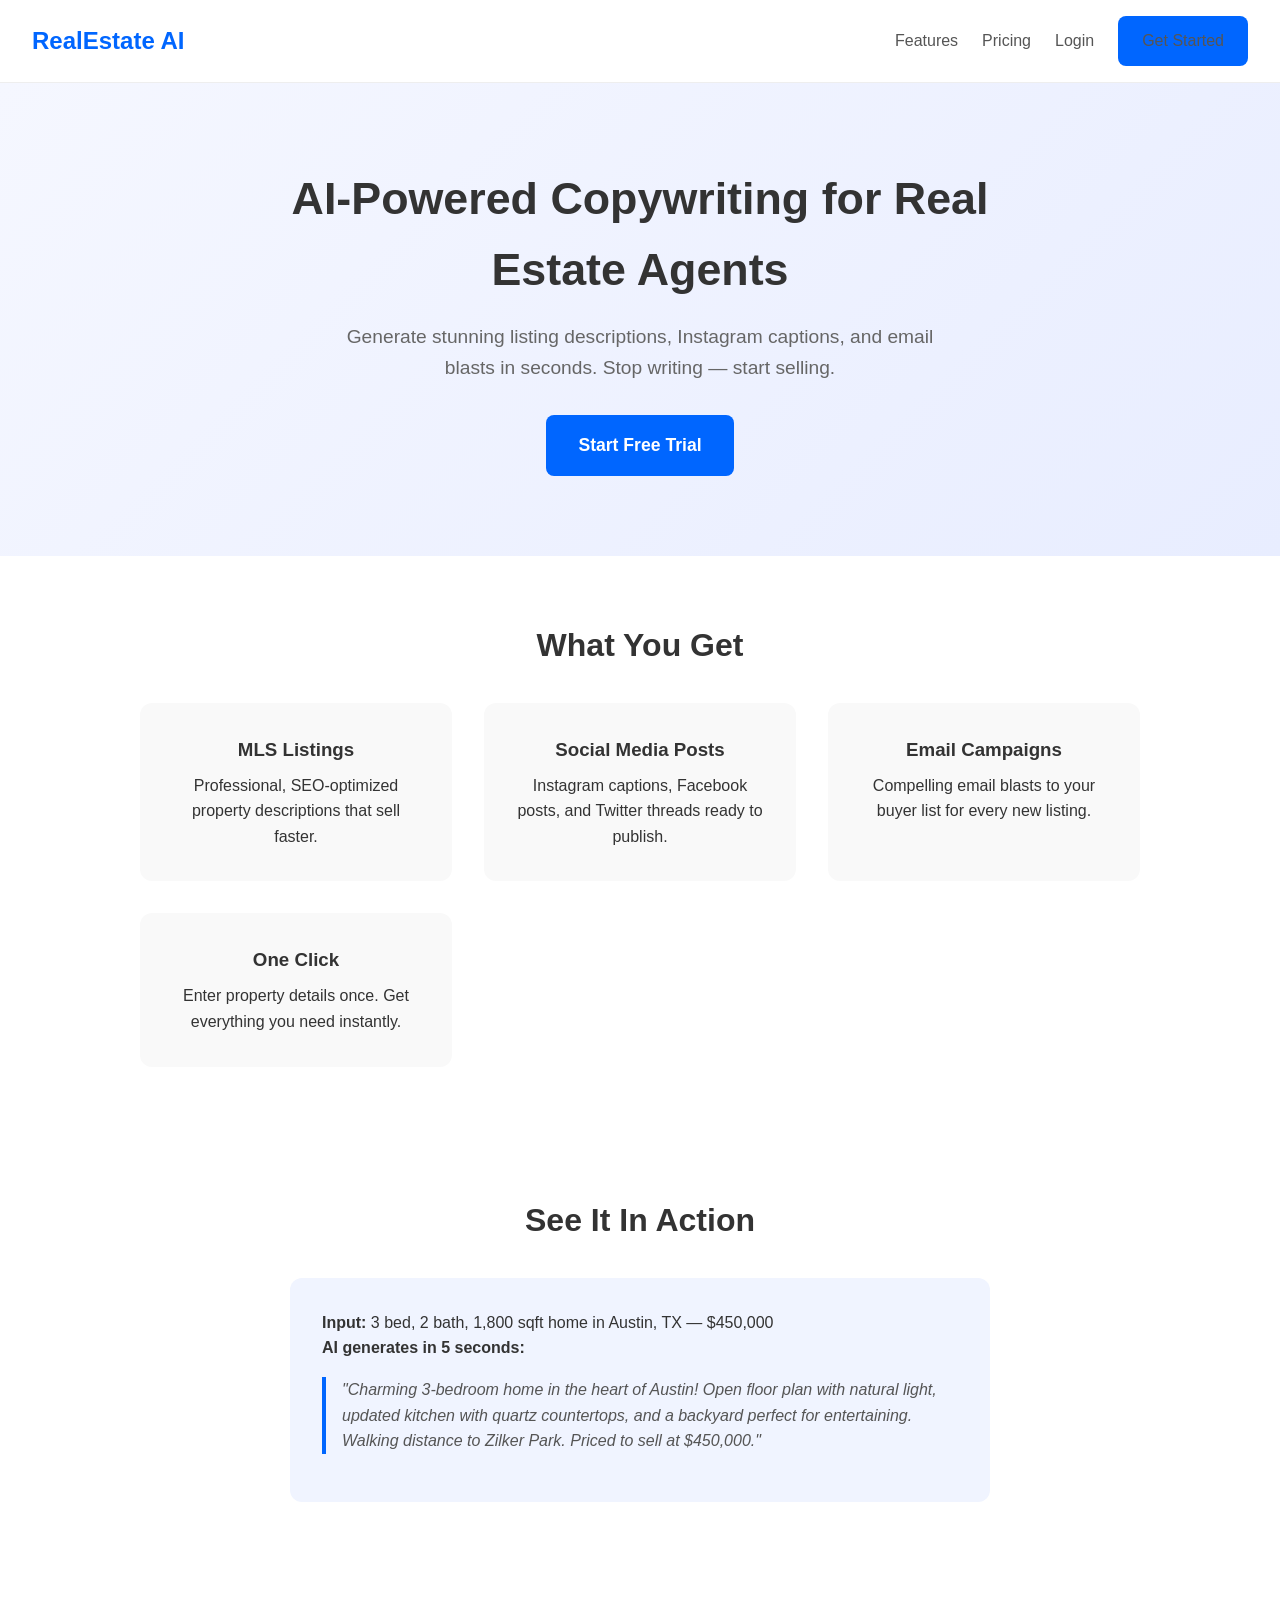
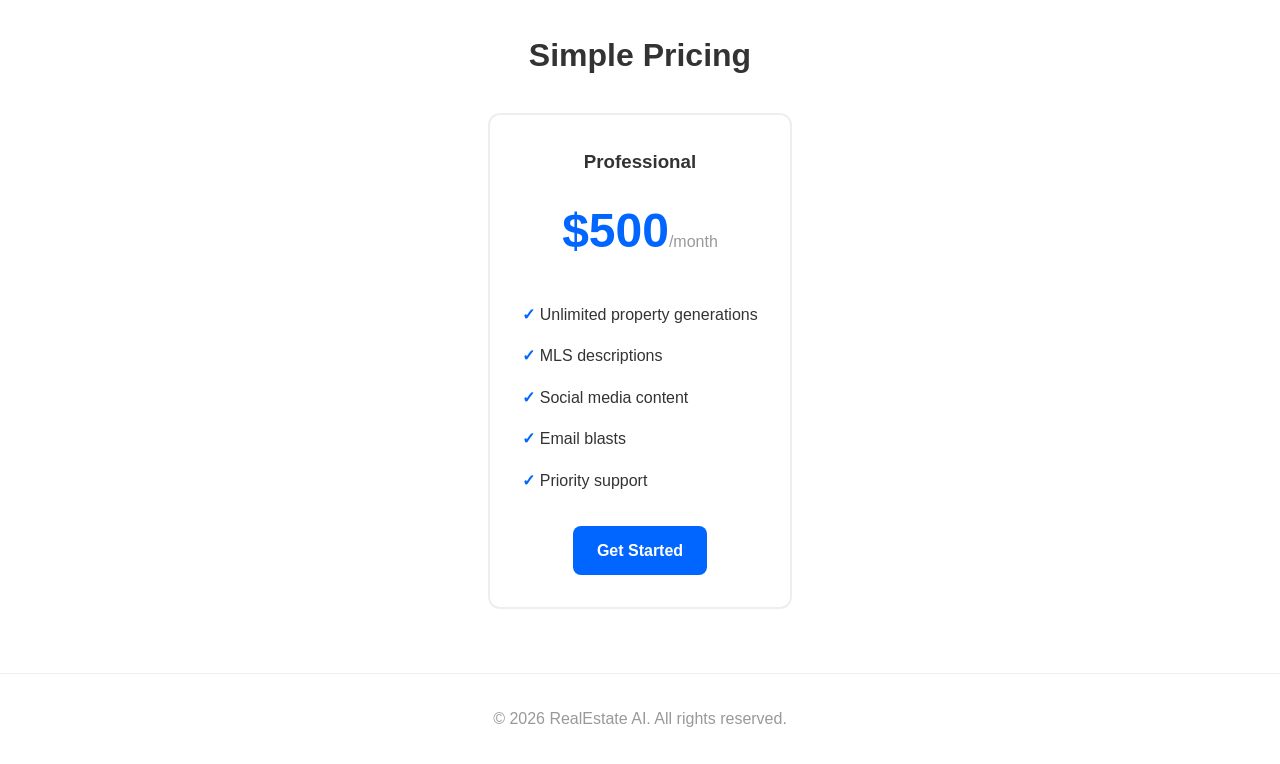
<file: templates/index.html>
<!DOCTYPE html>
<html lang="en">
<head>
    <meta charset="UTF-8">
    <meta name="viewport" content="width=device-width, initial-scale=1.0">
    <title>RealEstate AI Copywriter</title>
    <link rel="stylesheet" href="/static/styles.css">
</head>
<body>
    <nav>
        <div class="logo">RealEstate AI</div>
        <div class="nav-links">
            <a href="#features">Features</a>
            <a href="/pricing">Pricing</a>
            <a href="/login">Login</a>
            <a href="/signup" class="btn-primary">Get Started</a>
        </div>
    </nav>

    <section class="hero">
        <h1>AI-Powered Copywriting for Real Estate Agents</h1>
        <p>Generate stunning listing descriptions, Instagram captions, and email blasts in seconds. Stop writing — start selling.</p>
        <a href="/signup" class="btn-primary btn-large">Start Free Trial</a>
    </section>

    <section id="features" class="features">
        <h2>What You Get</h2>
        <div class="feature-grid">
            <div class="feature-card">
                <h3>MLS Listings</h3>
                <p>Professional, SEO-optimized property descriptions that sell faster.</p>
            </div>
            <div class="feature-card">
                <h3>Social Media Posts</h3>
                <p>Instagram captions, Facebook posts, and Twitter threads ready to publish.</p>
            </div>
            <div class="feature-card">
                <h3>Email Campaigns</h3>
                <p>Compelling email blasts to your buyer list for every new listing.</p>
            </div>
            <div class="feature-card">
                <h3>One Click</h3>
                <p>Enter property details once. Get everything you need instantly.</p>
            </div>
        </div>
    </section>

    <section class="demo">
        <h2>See It In Action</h2>
        <div class="demo-card">
            <p><strong>Input:</strong> 3 bed, 2 bath, 1,800 sqft home in Austin, TX — $450,000</p>
            <p><strong>AI generates in 5 seconds:</strong></p>
            <blockquote>
                "Charming 3-bedroom home in the heart of Austin! Open floor plan with natural light, updated kitchen with quartz countertops, and a backyard perfect for entertaining. Walking distance to Zilker Park. Priced to sell at $450,000."
            </blockquote>
        </div>
    </section>

    <section class="pricing-preview">
        <h2>Simple Pricing</h2>
        <div class="price-card">
            <h3>Professional</h3>
            <p class="price">$500<span>/month</span></p>
            <ul>
                <li>Unlimited property generations</li>
                <li>MLS descriptions</li>
                <li>Social media content</li>
                <li>Email blasts</li>
                <li>Priority support</li>
            </ul>
            <a href="/signup" class="btn-primary">Get Started</a>
        </div>
    </section>

    <footer>
        <p>&copy; 2026 RealEstate AI. All rights reserved.</p>
    </footer>
</body>
</html>
</file>
<file: static/styles.css>
* { margin: 0; padding: 0; box-sizing: border-box; }
body { font-family: -apple-system, BlinkMacSystemFont, 'Segoe UI', Roboto, sans-serif; line-height: 1.6; color: #333; }
a { text-decoration: none; color: #0066ff; }

/* Navigation */
nav { display: flex; justify-content: space-between; align-items: center; padding: 1rem 2rem; background: #fff; border-bottom: 1px solid #eee; }
.logo { font-size: 1.5rem; font-weight: 700; color: #0066ff; }
.nav-links { display: flex; gap: 1.5rem; align-items: center; }
.nav-links a { color: #555; font-weight: 500; }
.nav-links a:hover { color: #0066ff; }

/* Buttons */
.btn-primary { display: inline-block; padding: 0.75rem 1.5rem; background: #0066ff; color: #fff; border: none; border-radius: 8px; font-size: 1rem; font-weight: 600; cursor: pointer; }
.btn-primary:hover { background: #0052cc; }
.btn-large { padding: 1rem 2rem; font-size: 1.1rem; }

/* Hero */
.hero { text-align: center; padding: 5rem 2rem; background: linear-gradient(135deg, #f5f7ff, #e8edff); }
.hero h1 { font-size: 2.8rem; max-width: 700px; margin: 0 auto 1rem; }
.hero p { font-size: 1.2rem; color: #666; max-width: 600px; margin: 0 auto 2rem; }

/* Features */
.features, .demo, .pricing-preview { padding: 4rem 2rem; text-align: center; }
.features h2, .demo h2, .pricing-preview h2 { font-size: 2rem; margin-bottom: 2rem; }
.feature-grid { display: grid; grid-template-columns: repeat(auto-fit, minmax(250px, 1fr)); gap: 2rem; max-width: 1000px; margin: 0 auto; }
.feature-card { padding: 2rem; background: #f9f9f9; border-radius: 12px; }
.feature-card h3 { margin-bottom: 0.5rem; }

/* Demo */
.demo-card { max-width: 700px; margin: 0 auto; background: #f0f4ff; padding: 2rem; border-radius: 12px; text-align: left; }
blockquote { border-left: 4px solid #0066ff; padding-left: 1rem; margin: 1rem 0; font-style: italic; color: #555; }

/* Pricing */
.price-card { display: inline-block; padding: 2rem; background: #fff; border: 2px solid #eee; border-radius: 12px; max-width: 400px; text-align: center; }
.price-card.featured { border-color: #0066ff; box-shadow: 0 4px 20px rgba(0,102,255,0.1); }
.price { font-size: 3rem; font-weight: 700; color: #0066ff; margin: 1rem 0; }
.price span { font-size: 1rem; color: #999; font-weight: 400; }
.price-card ul { list-style: none; text-align: left; margin: 1.5rem 0; }
.price-card ul li { padding: 0.5rem 0; }
.price-card ul li::before { content: "✓ "; color: #0066ff; font-weight: 700; }
.active-badge { color: #00aa00; font-weight: 700; font-size: 1.1rem; }

/* Auth */
.auth { display: flex; justify-content: center; padding: 4rem 2rem; }
.auth-card { background: #fff; border: 1px solid #ddd; border-radius: 12px; padding: 2.5rem; width: 100%; max-width: 420px; }
.auth-card h2 { text-align: center; margin-bottom: 1.5rem; }
.auth-card input { width: 100%; padding: 0.8rem; margin: 0.5rem 0; border: 1px solid #ddd; border-radius: 8px; font-size: 1rem; }
.auth-card button { width: 100%; margin-top: 1rem; }
.auth-link { text-align: center; margin-top: 1rem; color: #666; }
.error { color: #cc0000; text-align: center; margin-bottom: 1rem; }

/* Dashboard */
.dashboard { padding: 2rem; max-width: 1000px; margin: 0 auto; }
.dash-header { display: flex; align-items: center; gap: 1rem; margin-bottom: 2rem; flex-wrap: wrap; }
.badge { padding: 0.25rem 0.75rem; border-radius: 20px; font-size: 0.85rem; font-weight: 600; }
.badge.active { background: #e6ffe6; color: #00aa00; }
.badge.inactive { background: #ffe6e6; color: #cc0000; }

.generator { background: #f9f9f9; padding: 2rem; border-radius: 12px; margin-bottom: 2rem; }
.generator h3 { margin-bottom: 1rem; }
.form-row { display: flex; gap: 1rem; margin-bottom: 1rem; flex-wrap: wrap; }
.form-row input, .form-row select { flex: 1; min-width: 150px; padding: 0.8rem; border: 1px solid #ddd; border-radius: 8px; font-size: 1rem; }
.form-row select { min-width: 180px; }
.generator button { margin-top: 0.5rem; }

.results { background: #f0f4ff; padding: 2rem; border-radius: 12px; margin-bottom: 2rem; }
.result-tabs { display: flex; gap: 0.5rem; margin: 1rem 0; }
.tab { padding: 0.5rem 1rem; border: 1px solid #ddd; border-radius: 8px; background: #fff; cursor: pointer; font-weight: 500; }
.tab.active { background: #0066ff; color: #fff; border-color: #0066ff; }
.result-content pre { background: #fff; padding: 1.5rem; border-radius: 8px; white-space: pre-wrap; max-height: 400px; overflow-y: auto; margin-bottom: 1rem; }

.history { margin-top: 2rem; }
.history h3 { margin-bottom: 1rem; }
.history-card { background: #f9f9f9; padding: 1rem; border-radius: 8px; margin-bottom: 0.75rem; }
.history-card small { color: #999; }

/* Pricing Page */
.pricing-page { text-align: center; padding: 4rem 2rem; }
.pricing-page h2 { margin-bottom: 2rem; font-size: 2rem; }

/* Footer */
footer { text-align: center; padding: 2rem; color: #999; border-top: 1px solid #eee; }
</file>
